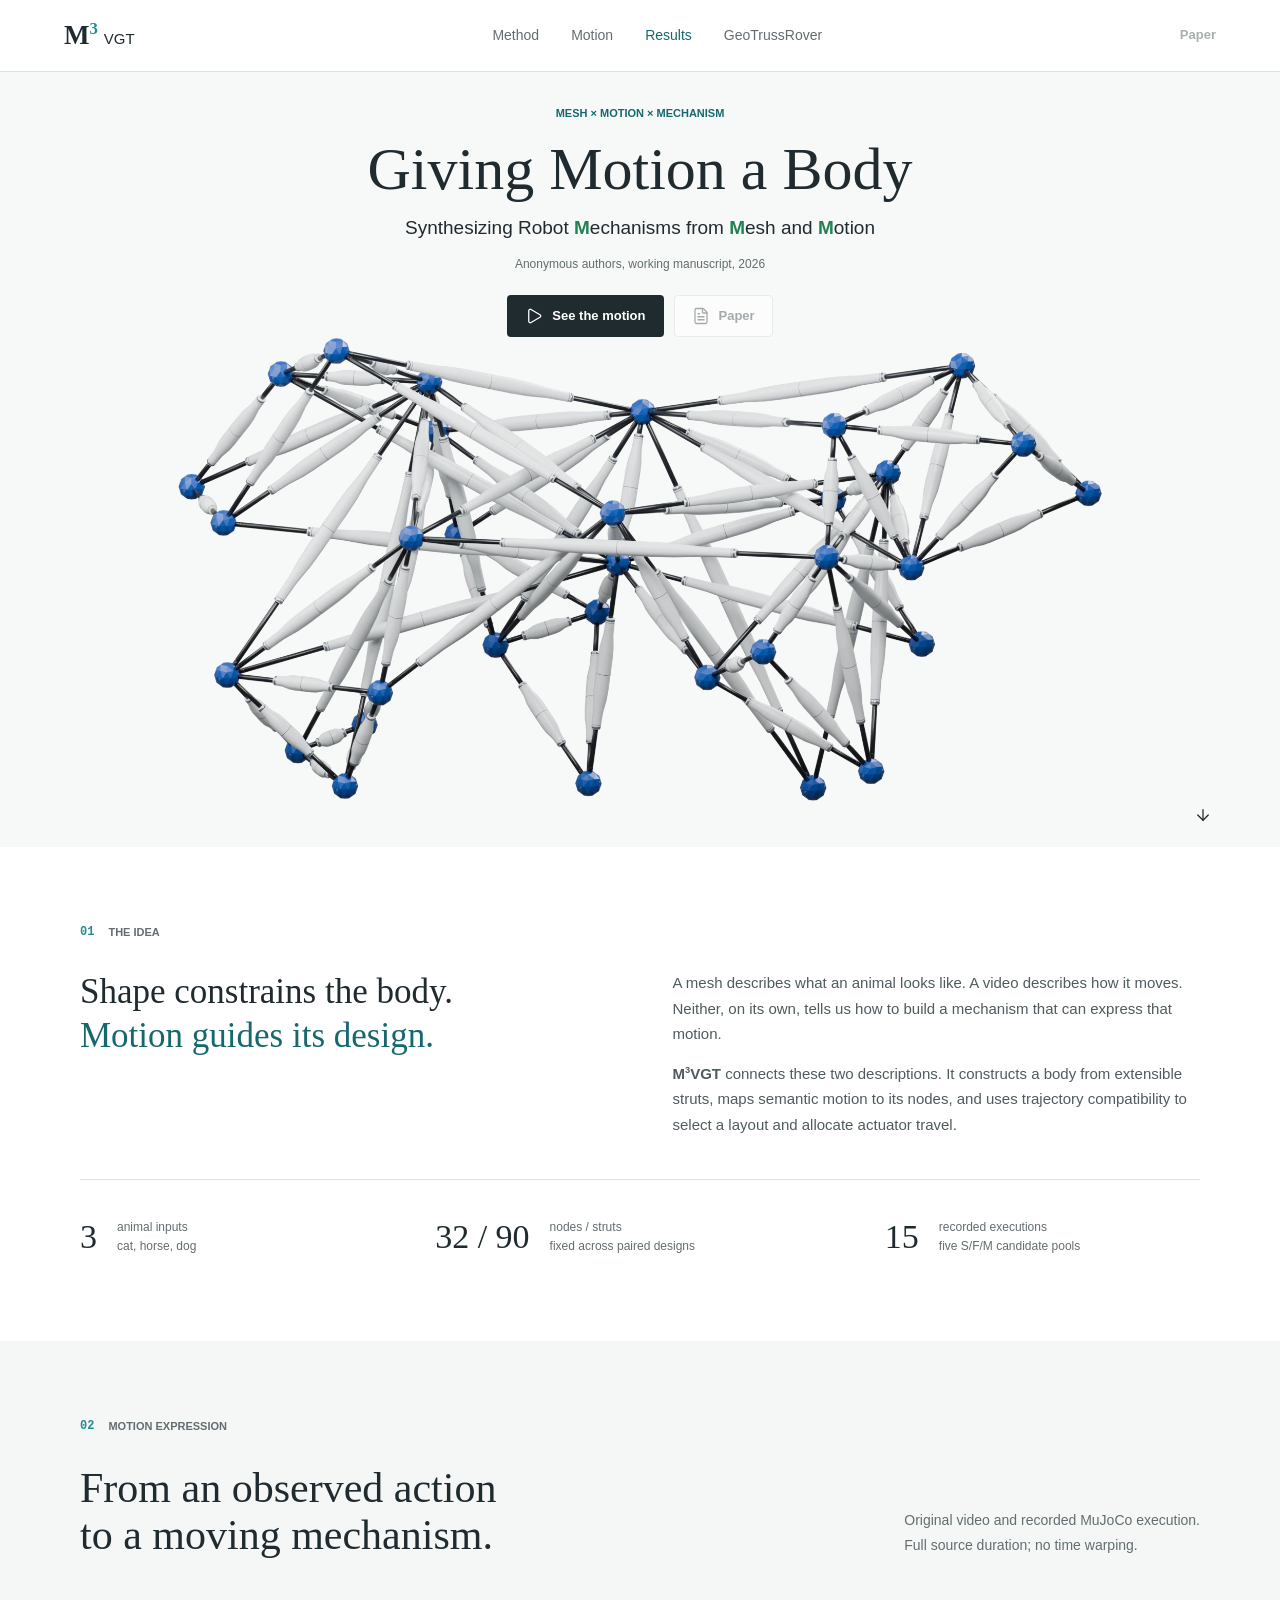
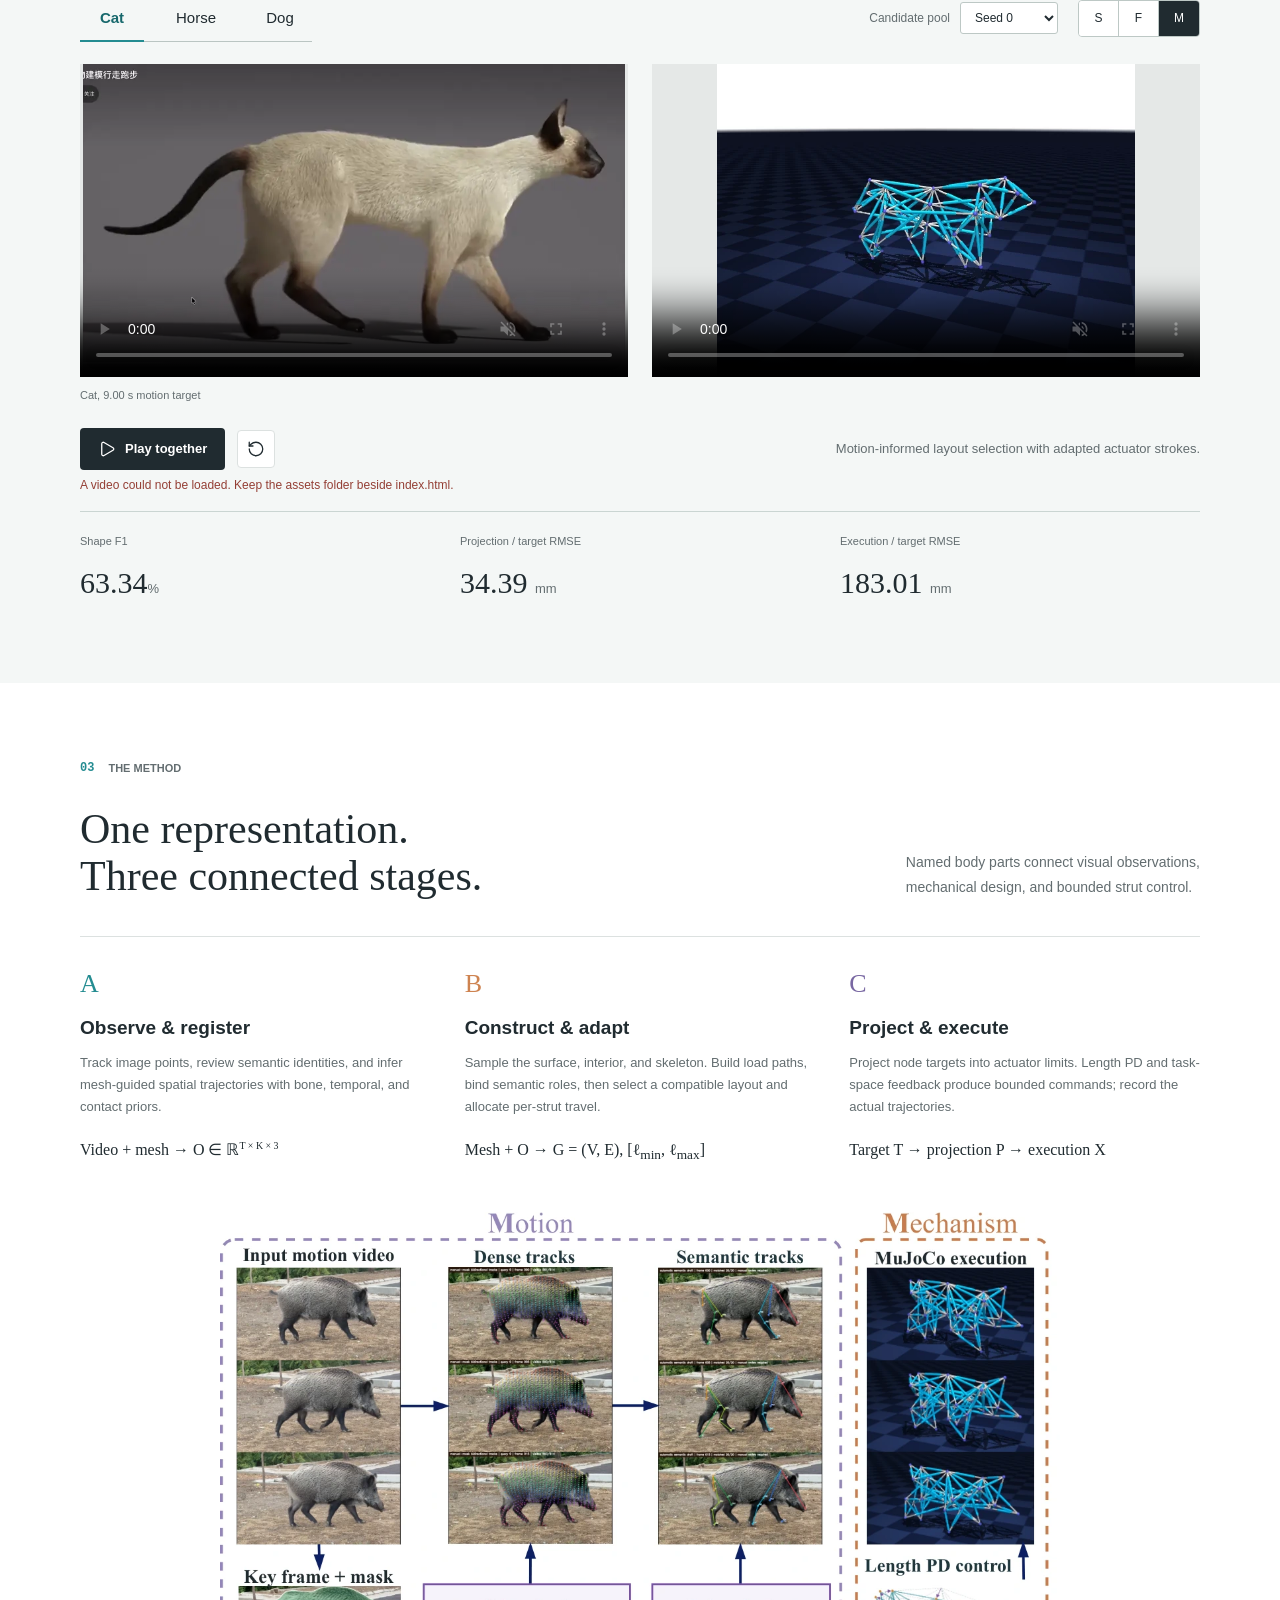
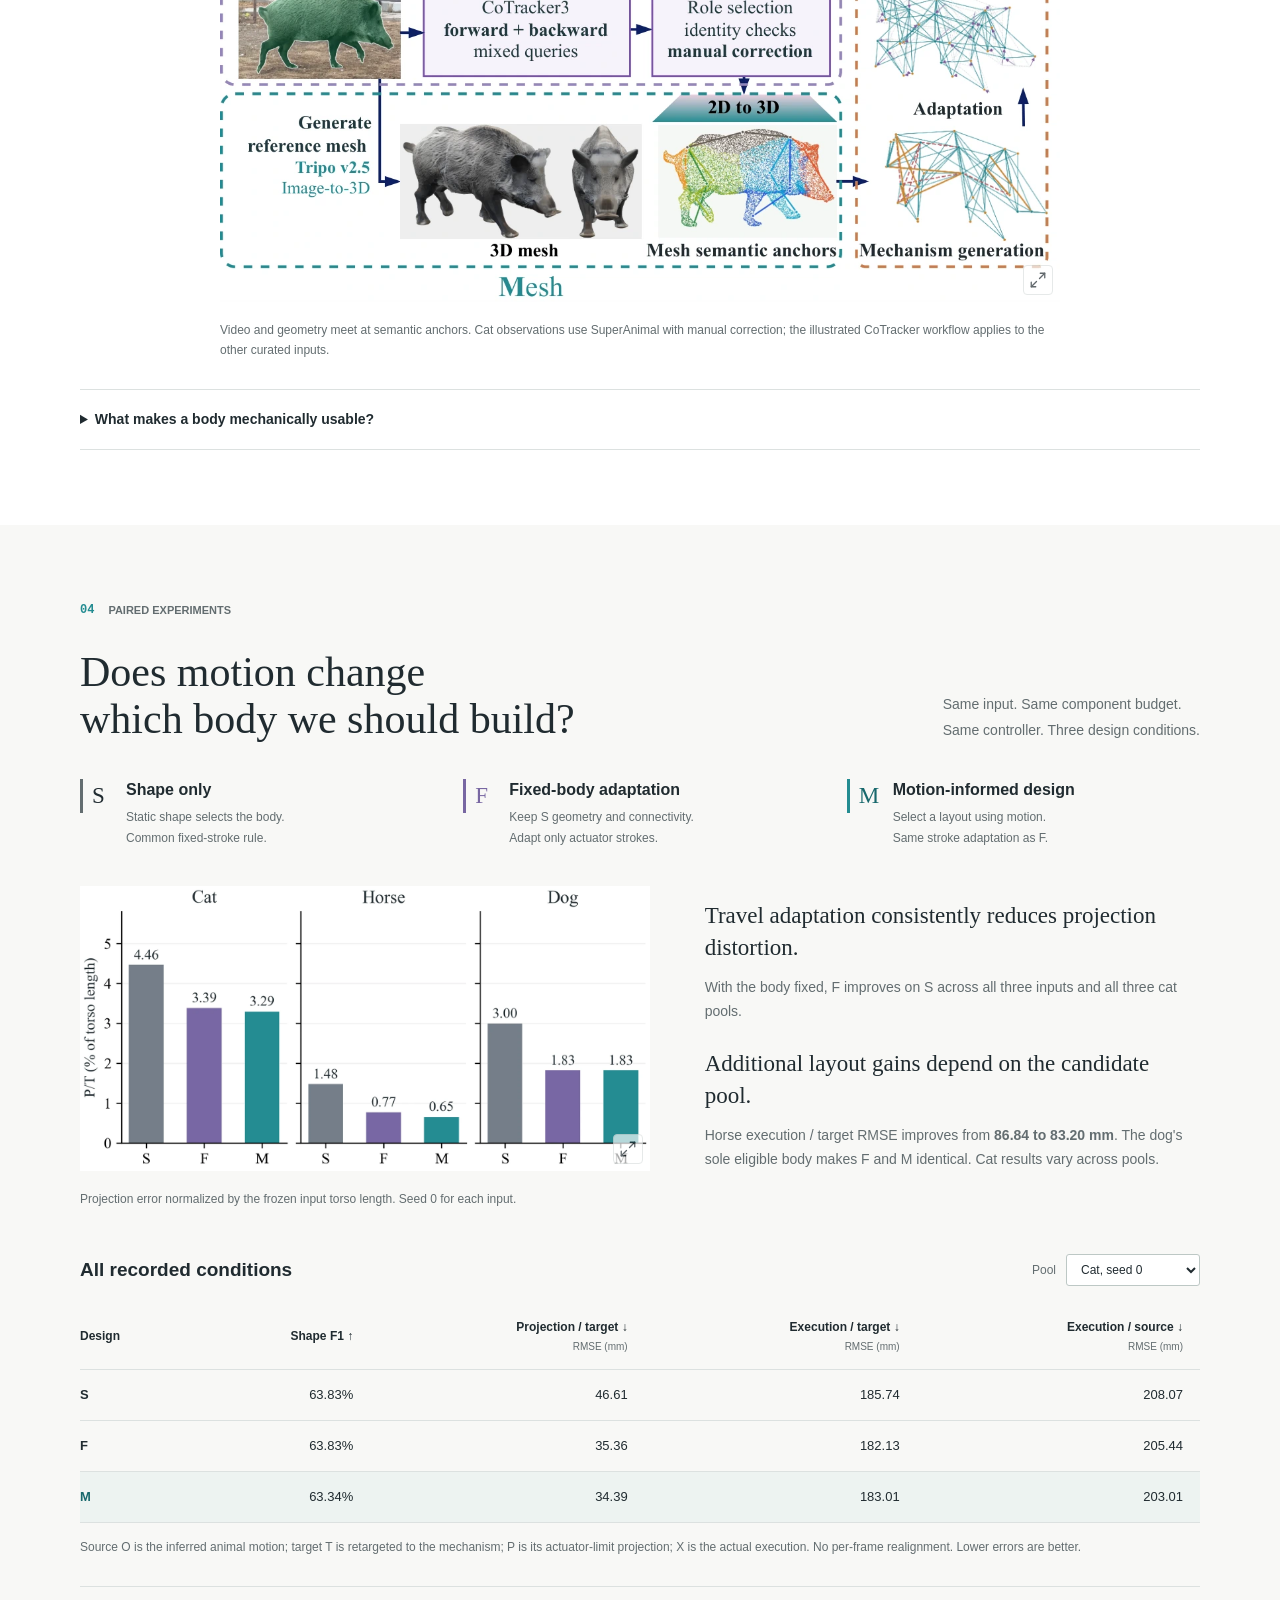
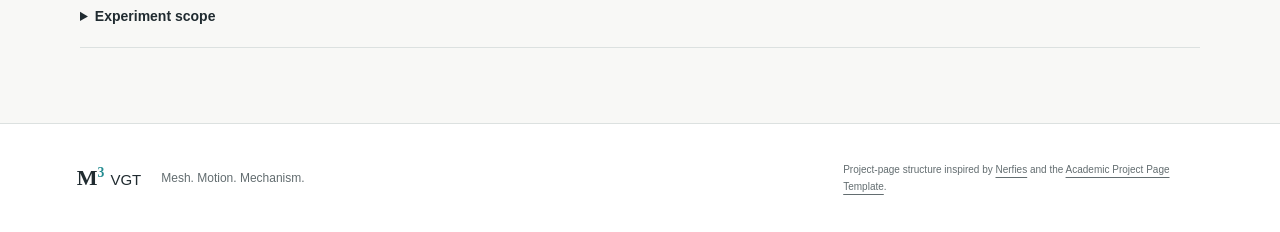
<file: index.html>
<!doctype html>
<html lang="en">
<head>
  <meta charset="utf-8">
  <meta name="viewport" content="width=device-width,initial-scale=1">
  <meta name="description" content="M3VGT: mesh-constrained mechanism design informed by observed motion. Explore the method, simulation videos, and paired S/F/M experiments.">
  <meta name="theme-color" content="#ffffff">
  <link rel="canonical" href="https://m3vgt.github.io/">
  <title>Giving Motion a Body | M³VGT</title>
  <link rel="icon" type="image/x-icon" href="favicon.ico" sizes="16x16 32x32 48x48 64x64 128x128 256x256">
  <link rel="icon" type="image/png" href="favicon.png" sizes="96x96">
  <link rel="apple-touch-icon" href="apple-touch-icon.png" sizes="180x180">
  <link rel="stylesheet" href="style.css">
  <script defer src="assets/vendor/lucide.min.js"></script>
  <script defer src="data.js"></script>
  <script defer src="app.js"></script>
</head>
<body>
  <a class="skip" href="#overview">Skip to content</a>
  <header class="site-header">
    <a class="wordmark" href="#top" aria-label="M3VGT home">M<sup>3</sup><span>VGT</span></a>
    <nav aria-label="Main navigation">
      <a href="#method">Method</a><a href="#motion">Motion</a><a href="#results">Results</a><a href="geotrussrover/">GeoTrussRover</a>
    </nav>
    <span class="paper-link unavailable" aria-disabled="true">Paper</span>
  </header>

  <main id="top">
    <section class="hero" aria-labelledby="paper-title">
      <div class="hero-copy">
        <p class="eyebrow">Mesh × Motion × Mechanism</p>
        <h1 id="paper-title">Giving Motion a Body</h1>
        <p class="subtitle">Synthesizing Robot <span class="m-initial">M</span>echanisms<br class="mobile-only"> from <span class="m-initial">M</span>esh and <span class="m-initial">M</span>otion</p>
        <p class="author-line">Anonymous authors, working manuscript, 2026</p>
        <div class="hero-actions">
          <a class="button primary" href="#motion"><i data-lucide="play" aria-hidden="true"></i> See the motion</a>
          <button class="button quiet unavailable" type="button" disabled><i data-lucide="file-text" aria-hidden="true"></i> Paper</button>
        </div>
      </div>
      <img class="hero-art" src="assets/images/cat-render.webp" alt="Cat-shaped variable-geometry truss with white telescopic struts and blue nodes" fetchpriority="high">
      <a class="hero-down" href="#overview" aria-label="Read the overview" title="Read the overview"><i data-lucide="arrow-down" aria-hidden="true"></i></a>
    </section>

    <section id="overview" class="overview section-pad">
      <div class="section-label"><span>01</span> THE IDEA</div>
      <div class="overview-grid">
        <h2>Shape constrains the body.<br><span class="teal">Motion guides its design.</span></h2>
        <div class="prose"><p>A mesh describes what an animal looks like. A video describes how it moves. Neither, on its own, tells us how to build a mechanism that can express that motion.</p><p><strong>M<sup>3</sup>VGT</strong> connects these two descriptions. It constructs a body from extensible struts, maps semantic motion to its nodes, and uses trajectory compatibility to select a layout and allocate actuator travel.</p></div>
      </div>
      <div class="facts" aria-label="Scope of the paired experiments">
        <div><strong>3</strong><span>animal inputs <br>cat, horse, dog</span></div>
        <div><strong>32 / 90</strong><span>nodes / struts<br>fixed across paired designs</span></div>
        <div><strong>15</strong><span>recorded executions<br>five S/F/M candidate pools</span></div>
      </div>
    </section>

    <section id="motion" class="motion-band section-pad">
      <div class="section-label"><span>02</span> MOTION EXPRESSION</div>
      <div class="section-heading"><h2>From an observed action<br>to a moving mechanism.</h2><p>Original video and recorded MuJoCo execution.<br>Full source duration; no time warping.</p></div>
      <div class="demo-toolbar">
        <div class="tabs" role="tablist" aria-label="Animal input">
          <button role="tab" aria-selected="true" aria-controls="demo-panel" id="cat-tab" data-animal="cat">Cat</button>
          <button role="tab" aria-selected="false" aria-controls="demo-panel" id="horse-tab" data-animal="horse" tabindex="-1">Horse</button>
          <button role="tab" aria-selected="false" aria-controls="demo-panel" id="dog-tab" data-animal="dog" tabindex="-1">Dog</button>
        </div>
        <label class="seed-select" id="seed-control">Candidate pool <select id="seed" aria-label="Cat candidate pool"><option value="0">Seed 0</option><option value="1">Seed 1</option><option value="2">Seed 2</option></select></label>
        <div class="condition-controls" role="group" aria-label="Design condition">
          <button data-condition="S" aria-pressed="false" title="S: shape-only layout, fixed strokes">S</button>
          <button data-condition="F" aria-pressed="false" title="F: same S body, adapted strokes">F</button>
          <button data-condition="M" aria-pressed="true" title="M: motion-informed layout and adapted strokes">M</button>
        </div>
      </div>
      <div id="demo-panel" role="tabpanel" aria-labelledby="cat-tab">
        <div class="video-grid">
          <figure><div class="video-stage"><video id="input-video" aria-label="Observed animal motion" controls muted playsinline preload="metadata" poster="assets/images/cat-input.webp" src="assets/videos/cat-input.mp4"></video></div><figcaption id="input-caption">Cat, 9.00 s motion target</figcaption></figure>
          <figure><div class="video-stage"><video id="robot-video" aria-label="Recorded MuJoCo execution" controls muted playsinline preload="metadata" poster="assets/images/cat_seed0-M-clean.webp" src="assets/videos/cat_seed0-M-clean.mp4"></video></div></figure>
        </div>
        <div class="playback-bar"><button class="button primary" id="play-together"><i data-lucide="play" aria-hidden="true"></i><span>Play together</span></button><button class="icon-button" id="restart" title="Restart both videos" aria-label="Restart both videos"><i data-lucide="rotate-ccw" aria-hidden="true"></i></button><p id="design-description">Motion-informed layout selection with adapted actuator strokes.</p></div>
        <p id="media-status" role="status" class="media-status"></p>
        <div class="demo-metrics" aria-live="polite"><div><span>Shape F1</span><strong id="metric-shape">63.34<span>%</span></strong></div><div><span>Projection / target RMSE</span><strong id="metric-projection">34.39 <span>mm</span></strong></div><div><span>Execution / target RMSE</span><strong id="metric-execution">183.01 <span>mm</span></strong></div></div>
      </div>
    </section>

    <section id="method" class="section-pad method-section">
      <div class="section-label"><span>03</span> THE METHOD</div>
      <div class="section-heading"><h2>One representation.<br>Three connected stages.</h2><p>Named body parts connect visual observations,<br>mechanical design, and bounded strut control.</p></div>
      <div class="method-steps">
        <article><span class="step-number">A</span><h3>Observe & register</h3><p>Track image points, review semantic identities, and infer mesh-guided spatial trajectories with bone, temporal, and contact priors.</p><p class="formula">Video + mesh → O ∈ ℝ<sup>T × K × 3</sup></p></article>
        <article><span class="step-number">B</span><h3>Construct & adapt</h3><p>Sample the surface, interior, and skeleton. Build load paths, bind semantic roles, then select a compatible layout and allocate per-strut travel.</p><p class="formula">Mesh + O → G = (V, E), [ℓ<sub>min</sub>, ℓ<sub>max</sub>]</p></article>
        <article><span class="step-number">C</span><h3>Project & execute</h3><p>Project node targets into actuator limits. Length PD and task-space feedback produce bounded commands; record the actual trajectories.</p><p class="formula">Target T → projection P → execution X</p></article>
      </div>
      <figure class="method-figure"><button class="figure-zoom" data-zoom="assets/images/method.webp" data-caption="Method overview: video and mesh branches meet through semantic motion and mechanism adaptation." aria-label="Enlarge the method figure"><img src="assets/images/method.webp" width="1269" height="1042" loading="lazy" alt="Method diagram: masked bidirectional point tracking and mesh semantic anchors feed mechanism generation, adaptation and MuJoCo execution"><span class="zoom-badge"><i data-lucide="maximize-2" aria-hidden="true"></i></span></button><figcaption>Video and geometry meet at semantic anchors. Cat observations use SuperAnimal with manual correction; the illustrated CoTracker workflow applies to the other curated inputs.</figcaption></figure>
      <details class="technical-note"><summary>What makes a body mechanically usable?</summary><div><p>Connectedness and rigidity rank are only initial checks. The pipeline also audits load-bearing deformation, semantic load paths, actuator travel, mesh corridors, assembly clearance, and simulated execution. A full-rank graph can still be compliant under its own weight.</p><p>The paired results below isolate layout selection and stroke adaptation at a fixed 32-node / 90-strut budget.</p></div></details>
    </section>

    <section id="results" class="results-section section-pad">
      <div class="section-label"><span>04</span> PAIRED EXPERIMENTS</div>
      <div class="section-heading"><h2>Does motion change<br>which body we should build?</h2><p>Same input. Same component budget.<br>Same controller. Three design conditions.</p></div>
      <div class="condition-definitions"><article><span class="condition-key s">S</span><h3>Shape only</h3><p>Static shape selects the body.<br>Common fixed-stroke rule.</p></article><article><span class="condition-key f">F</span><h3>Fixed-body adaptation</h3><p>Keep S geometry and connectivity.<br>Adapt only actuator strokes.</p></article><article><span class="condition-key m">M</span><h3>Motion-informed design</h3><p>Select a layout using motion.<br>Same stroke adaptation as F.</p></article></div>
      <div class="result-layout"><figure><button class="figure-zoom" data-zoom="assets/images/cross_input_projection.webp" data-caption="Cross-input projection error, normalized by frozen torso length." aria-label="Enlarge the projection error figure"><img src="assets/images/cross_input_projection.webp" width="1650" height="1200" loading="lazy" alt="Measured normalized projection error for S, F and M on cat, horse and dog"><span class="zoom-badge"><i data-lucide="maximize-2" aria-hidden="true"></i></span></button><figcaption>Projection error normalized by the frozen input torso length. Seed 0 for each input.</figcaption></figure><div class="findings"><h3>Travel adaptation consistently reduces projection distortion.</h3><p>With the body fixed, F improves on S across all three inputs and all three cat pools.</p><h3>Additional layout gains depend on the candidate pool.</h3><p>Horse execution / target RMSE improves from <strong>86.84 to 83.20 mm</strong>. The dog's sole eligible body makes F and M identical. Cat results vary across pools.</p></div></div>
      <div class="table-heading"><h3>All recorded conditions</h3><label>Pool <select id="results-pool" aria-label="Results candidate pool"><option value="cat_seed0">Cat, seed 0</option><option value="cat_seed1">Cat, seed 1</option><option value="cat_seed2">Cat, seed 2</option><option value="horse_seed0">Horse, seed 0</option><option value="dog_seed0">Dog, seed 0</option></select></label></div>
      <div class="table-scroll" tabindex="0" role="region" aria-label="Paired experiment results"><table><thead><tr><th>Design</th><th>Shape F1 ↑</th><th>Projection / target ↓<small>RMSE (mm)</small></th><th>Execution / target ↓<small>RMSE (mm)</small></th><th>Execution / source ↓<small>RMSE (mm)</small></th></tr></thead><tbody id="result-rows"></tbody></table></div>
      <p class="table-note">Source O is the inferred animal motion; target T is retargeted to the mechanism; P is its actuator-limit projection; X is the actual execution. No per-frame realignment. Lower errors are better.</p>
      <details class="technical-note"><summary>Experiment scope</summary><div><ul><li>Five pools, 40 layout attempts, 15 complete executions. Failed candidates remain in the ledger.</li><li>Three cat seeds produce only two distinct initial graphs, not three independent videos.</li><li>Motion selects within a fixed-topology layout pool. These results do not establish a benefit from topology redesign.</li><li>Command limiting is frequent (approximately 92.8–99.5%); zero force saturation does not mean unconstrained tracking.</li></ul></div></details>
    </section>
  </main>
  <footer><a class="wordmark" href="#top">M<sup>3</sup><span>VGT</span></a><p>Mesh. Motion. Mechanism.</p><p class="credits">Project-page structure inspired by <a href="https://nerfies.github.io/" target="_blank" rel="noopener">Nerfies</a> and the <a href="https://github.com/eliahuhorwitz/Academic-project-page-template" target="_blank" rel="noopener">Academic Project Page Template</a>.</p></footer>
  <dialog id="figure-dialog" aria-label="Enlarged research figure"><button id="close-figure" class="icon-button" aria-label="Close enlarged figure" title="Close"><i data-lucide="x" aria-hidden="true"></i></button><img id="enlarged-figure" alt=""><p id="figure-caption"></p></dialog>
  <noscript><p class="noscript">The cat videos and method overview are available without JavaScript. Enable JavaScript to switch animal inputs and design conditions.</p></noscript>
</body>
</html>
</file>
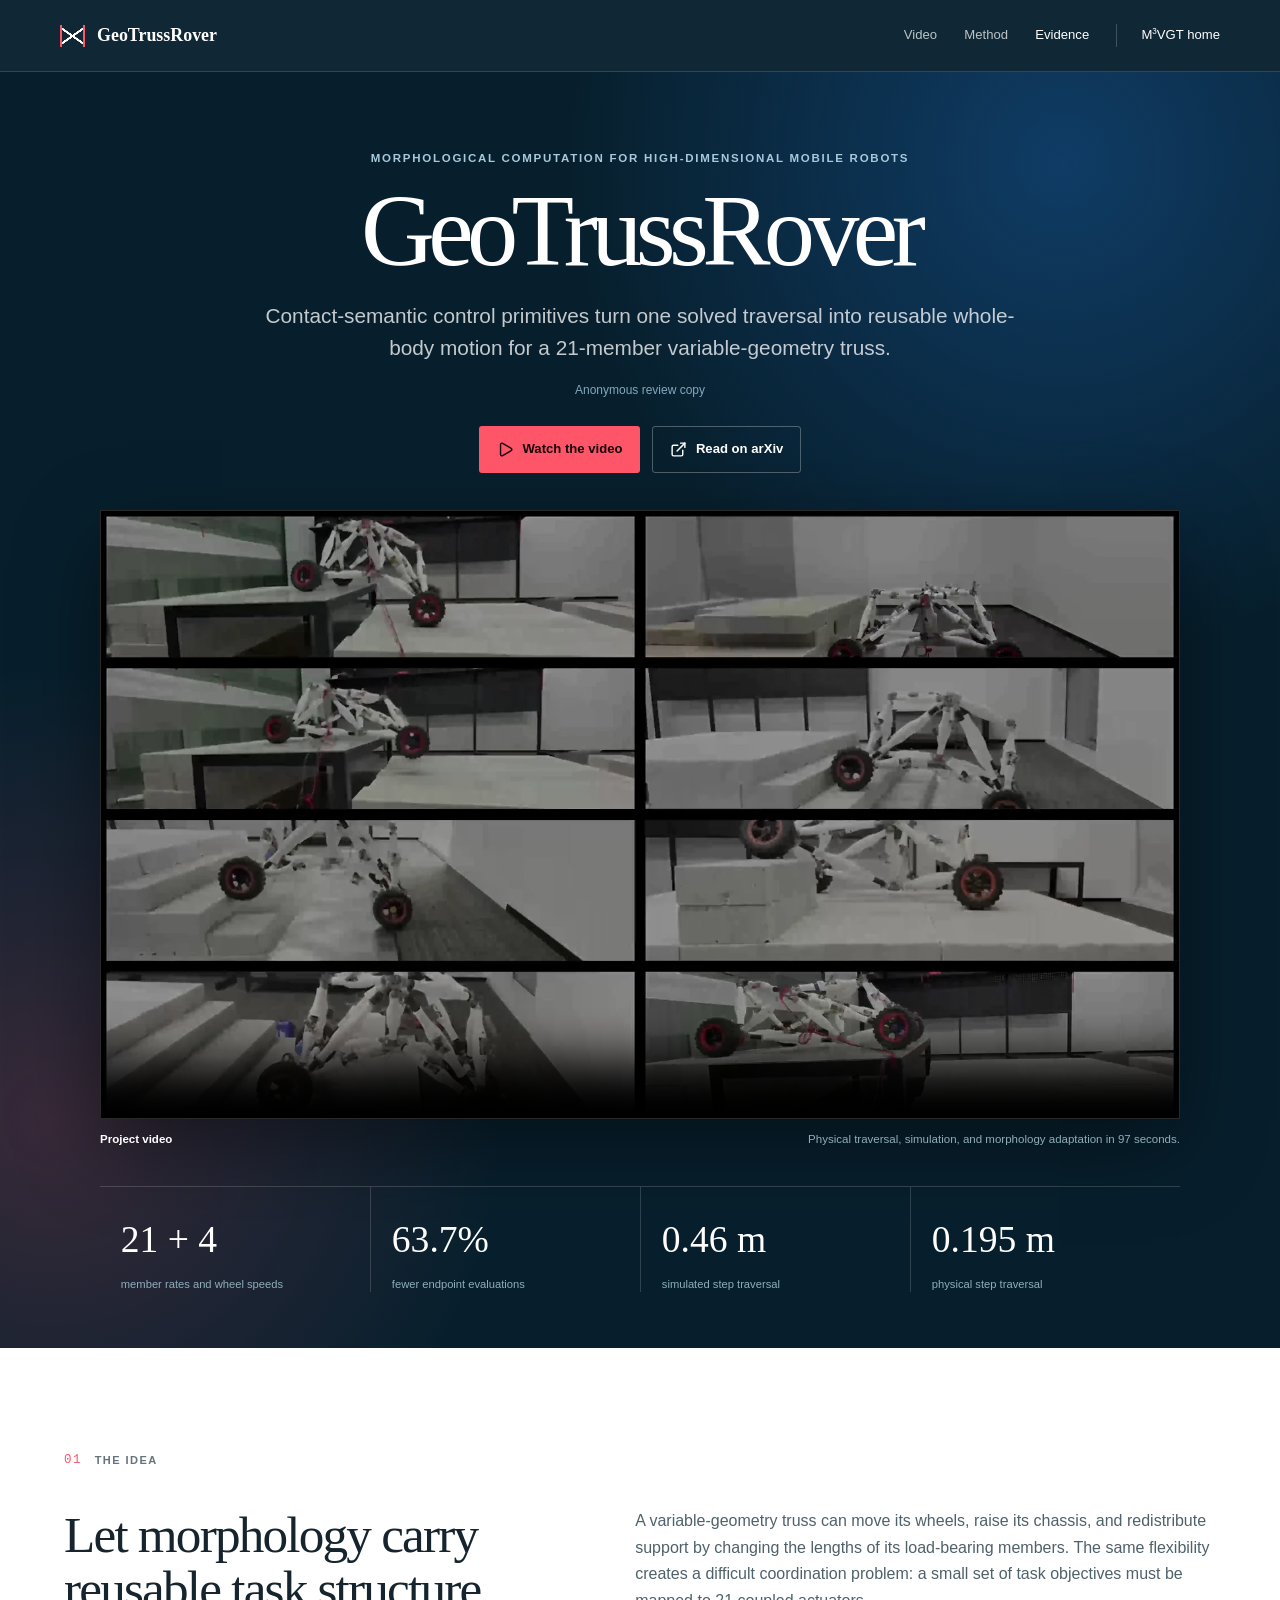
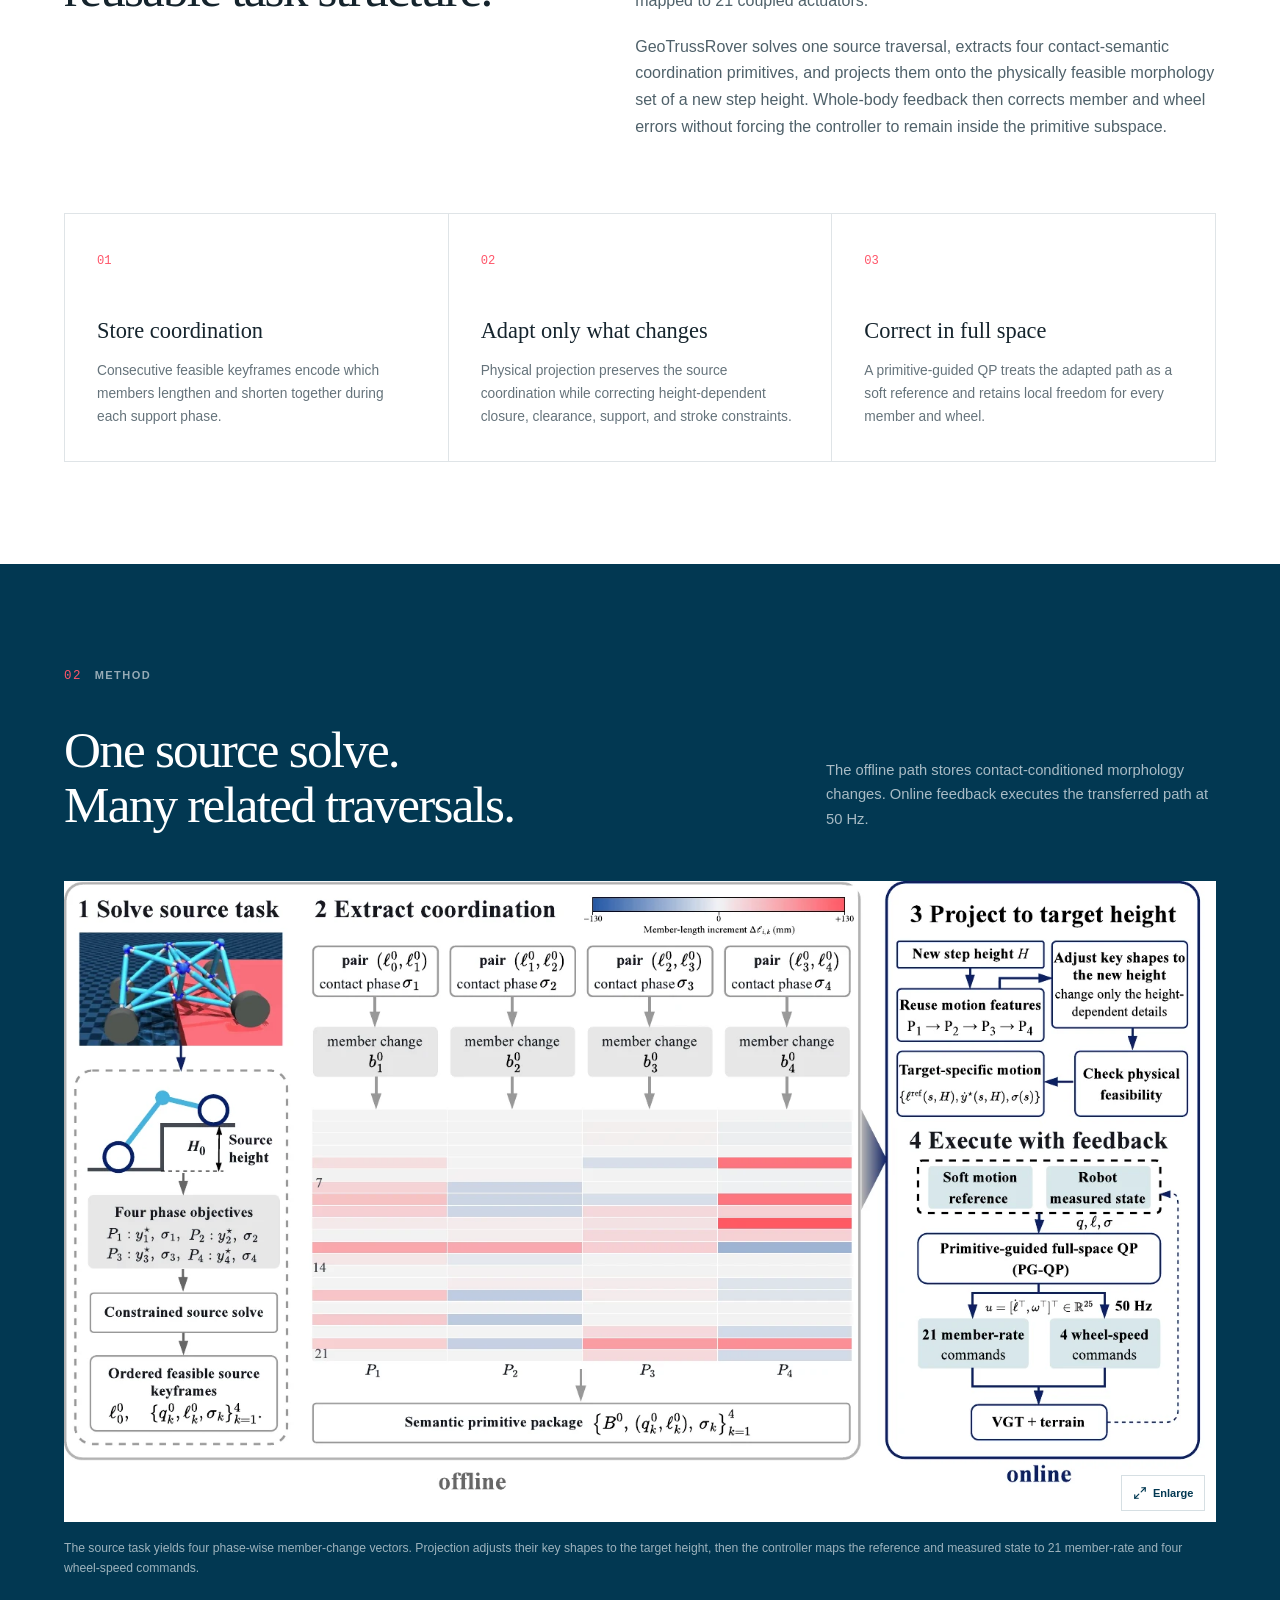
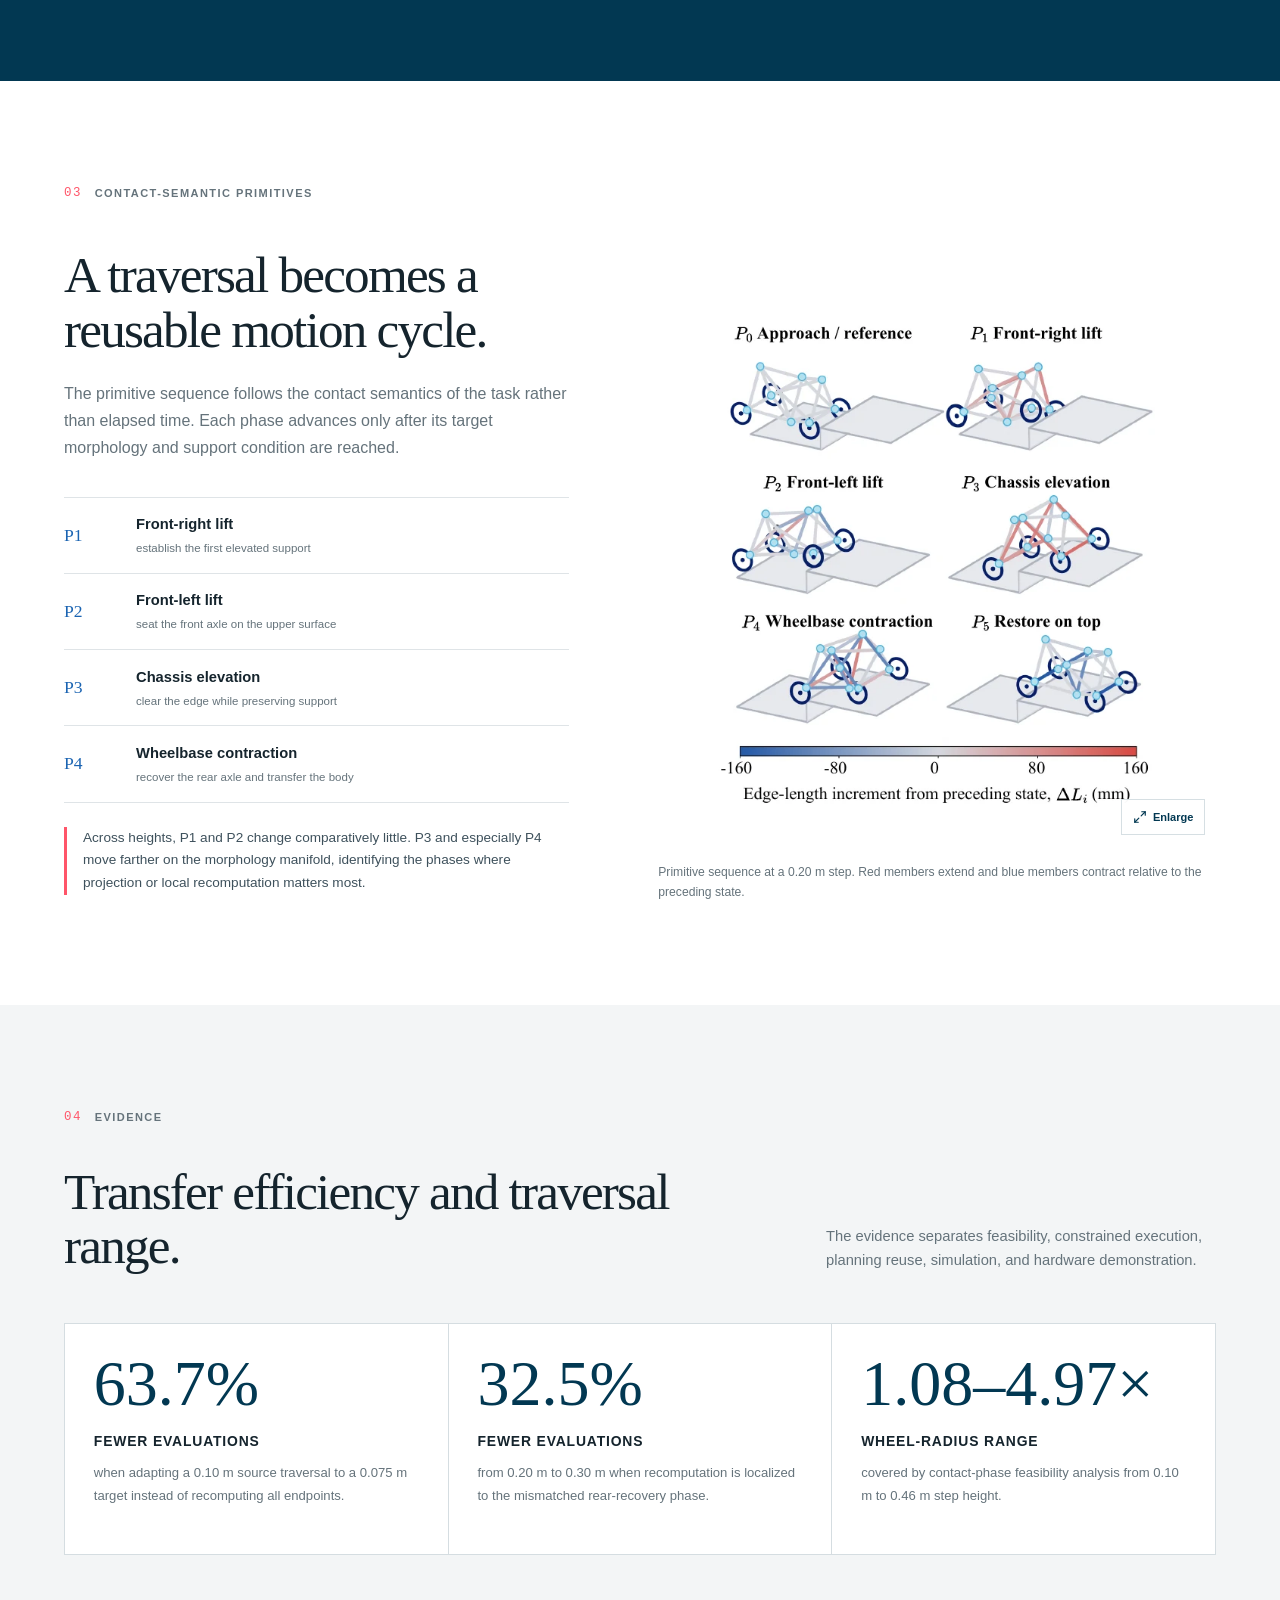
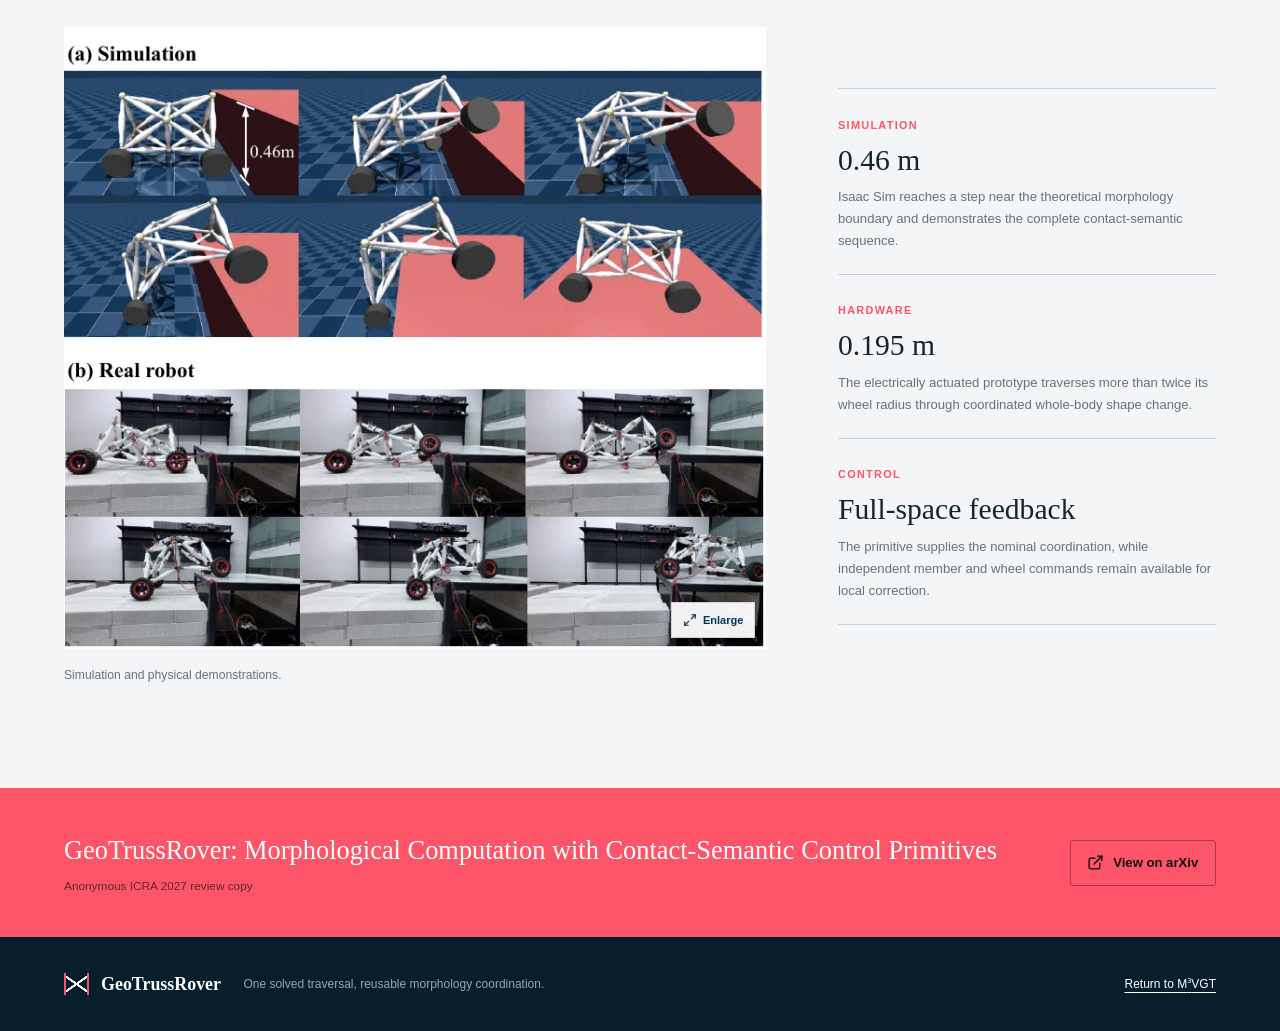
<file: geotrussrover/index.html>
<!doctype html>
<html lang="en">
<head>
  <meta charset="utf-8">
  <meta name="viewport" content="width=device-width,initial-scale=1">
  <meta name="description" content="GeoTrussRover uses contact-semantic morphology primitives and constrained whole-body feedback to reuse a solved variable-geometry-truss traversal across step heights.">
  <meta name="theme-color" content="#071f2d">
  <link rel="canonical" href="https://m3vgt.github.io/geotrussrover/">
  <link rel="icon" type="image/svg+xml" href="data:image/svg+xml,%3Csvg xmlns='http://www.w3.org/2000/svg' viewBox='0 0 64 64'%3E%3Crect width='64' height='64' rx='12' fill='%23023852'/%3E%3Cg stroke='%23fff' stroke-width='4' fill='none'%3E%3Cpath d='M13 43 31 13l20 30H13Z'/%3E%3Cpath d='m13 43 38-20M31 13l-2 40'/%3E%3C/g%3E%3Cg fill='%23ff5569'%3E%3Ccircle cx='13' cy='43' r='5'/%3E%3Ccircle cx='31' cy='13' r='5'/%3E%3Ccircle cx='51' cy='43' r='5'/%3E%3C/g%3E%3C/svg%3E">
  <title>GeoTrussRover | Contact-Semantic Control Primitives</title>
  <link rel="stylesheet" href="style.css">
  <script defer src="../assets/vendor/lucide.min.js"></script>
  <script defer src="app.js"></script>
</head>
<body>
  <a class="skip-link" href="#video">Skip to the project video</a>

  <header class="site-header">
    <a class="brand" href="#top" aria-label="GeoTrussRover home">
      <span class="brand-mark" aria-hidden="true"></span>
      <span>GeoTrussRover</span>
    </a>
    <nav aria-label="Project navigation">
      <a href="#video">Video</a>
      <a href="#method">Method</a>
      <a href="#evidence">Evidence</a>
      <a class="parent-link" href="../">M<sup>3</sup>VGT home</a>
    </nav>
  </header>

  <main id="top">
    <section class="hero" aria-labelledby="project-title">
      <div class="hero-copy">
        <p class="kicker">Morphological computation for high-dimensional mobile robots</p>
        <h1 id="project-title">GeoTrussRover</h1>
        <p class="hero-subtitle">Contact-semantic control primitives turn one solved traversal into reusable whole-body motion for a 21-member variable-geometry truss.</p>
        <p class="review-note">Anonymous review copy</p>
        <div class="hero-actions">
          <a class="button primary" href="#video"><i data-lucide="play" aria-hidden="true"></i> Watch the video</a>
          <a class="button secondary" href="https://arxiv.org/abs/2609.11361" target="_blank" rel="noopener"><i data-lucide="external-link" aria-hidden="true"></i> Read on arXiv</a>
        </div>
      </div>

      <div id="video" class="hero-video">
        <div class="video-frame">
          <video controls autoplay muted playsinline preload="metadata" poster="assets/images/video-poster.webp" aria-label="GeoTrussRover project video">
            <source src="assets/video/geotrussrover-intro.mp4" type="video/mp4">
            Your browser does not support HTML video. <a href="assets/video/geotrussrover-intro.mp4">Download the project video.</a>
          </video>
        </div>
        <p class="video-caption"><span>Project video</span> Physical traversal, simulation, and morphology adaptation in 97 seconds.</p>
      </div>

      <div class="hero-metrics" aria-label="Project highlights">
        <div><strong>21 + 4</strong><span>member rates and wheel speeds</span></div>
        <div><strong>63.7%</strong><span>fewer endpoint evaluations</span></div>
        <div><strong>0.46 m</strong><span>simulated step traversal</span></div>
        <div><strong>0.195 m</strong><span>physical step traversal</span></div>
      </div>
    </section>

    <section class="summary section-pad" aria-labelledby="summary-title">
      <div class="section-index"><span>01</span> THE IDEA</div>
      <div class="summary-grid">
        <h2 id="summary-title">Let morphology carry reusable task structure.</h2>
        <div class="summary-copy">
          <p>A variable-geometry truss can move its wheels, raise its chassis, and redistribute support by changing the lengths of its load-bearing members. The same flexibility creates a difficult coordination problem: a small set of task objectives must be mapped to 21 coupled actuators.</p>
          <p>GeoTrussRover solves one source traversal, extracts four contact-semantic coordination primitives, and projects them onto the physically feasible morphology set of a new step height. Whole-body feedback then corrects member and wheel errors without forcing the controller to remain inside the primitive subspace.</p>
        </div>
      </div>
      <div class="idea-cards">
        <article><span>01</span><h3>Store coordination</h3><p>Consecutive feasible keyframes encode which members lengthen and shorten together during each support phase.</p></article>
        <article><span>02</span><h3>Adapt only what changes</h3><p>Physical projection preserves the source coordination while correcting height-dependent closure, clearance, support, and stroke constraints.</p></article>
        <article><span>03</span><h3>Correct in full space</h3><p>A primitive-guided QP treats the adapted path as a soft reference and retains local freedom for every member and wheel.</p></article>
      </div>
    </section>

    <section id="method" class="method section-pad" aria-labelledby="method-title">
      <div class="section-index light"><span>02</span> METHOD</div>
      <div class="section-heading light">
        <h2 id="method-title">One source solve.<br>Many related traversals.</h2>
        <p>The offline path stores contact-conditioned morphology changes. Online feedback executes the transferred path at 50 Hz.</p>
      </div>
      <figure class="wide-figure">
        <button class="zoom-trigger" data-image="assets/images/method.webp" data-caption="GeoTrussRover method: solve a source task, extract phase coordination, project it to a target height, and execute with primitive-guided whole-body feedback." aria-label="Enlarge the method figure">
          <img src="assets/images/method.webp" width="1568" height="872" loading="lazy" alt="GeoTrussRover pipeline from source traversal through primitive extraction and physical projection to whole-body feedback">
          <span class="zoom-label"><i data-lucide="maximize-2" aria-hidden="true"></i> Enlarge</span>
        </button>
        <figcaption>The source task yields four phase-wise member-change vectors. Projection adjusts their key shapes to the target height, then the controller maps the reference and measured state to 21 member-rate and four wheel-speed commands.</figcaption>
      </figure>
    </section>

    <section class="primitives section-pad" aria-labelledby="primitive-title">
      <div class="section-index"><span>03</span> CONTACT-SEMANTIC PRIMITIVES</div>
      <div class="primitive-layout">
        <div class="primitive-copy">
          <h2 id="primitive-title">A traversal becomes a reusable motion cycle.</h2>
          <p>The primitive sequence follows the contact semantics of the task rather than elapsed time. Each phase advances only after its target morphology and support condition are reached.</p>
          <ol class="phase-list">
            <li><span>P1</span><div><strong>Front-right lift</strong><small>establish the first elevated support</small></div></li>
            <li><span>P2</span><div><strong>Front-left lift</strong><small>seat the front axle on the upper surface</small></div></li>
            <li><span>P3</span><div><strong>Chassis elevation</strong><small>clear the edge while preserving support</small></div></li>
            <li><span>P4</span><div><strong>Wheelbase contraction</strong><small>recover the rear axle and transfer the body</small></div></li>
          </ol>
          <p class="phase-note">Across heights, P1 and P2 change comparatively little. P3 and especially P4 move farther on the morphology manifold, identifying the phases where projection or local recomputation matters most.</p>
        </div>
        <figure class="portrait-figure">
          <button class="zoom-trigger" data-image="assets/images/primitives.webp" data-caption="Contact-semantic primitive sequence at a 0.20 m step. Red members extend and blue members contract relative to the preceding state." aria-label="Enlarge the primitive sequence">
            <img src="assets/images/primitives.webp" width="737" height="800" loading="lazy" alt="Six stages of GeoTrussRover crossing a step with members colored by length change">
            <span class="zoom-label"><i data-lucide="maximize-2" aria-hidden="true"></i> Enlarge</span>
          </button>
          <figcaption>Primitive sequence at a 0.20 m step. Red members extend and blue members contract relative to the preceding state.</figcaption>
        </figure>
      </div>
    </section>

    <section id="evidence" class="evidence section-pad" aria-labelledby="evidence-title">
      <div class="section-index"><span>04</span> EVIDENCE</div>
      <div class="section-heading">
        <h2 id="evidence-title">Transfer efficiency and traversal range.</h2>
        <p>The evidence separates feasibility, constrained execution, planning reuse, simulation, and hardware demonstration.</p>
      </div>

      <div class="result-strip">
        <article><strong>63.7%</strong><h3>fewer evaluations</h3><p>when adapting a 0.10 m source traversal to a 0.075 m target instead of recomputing all endpoints.</p></article>
        <article><strong>32.5%</strong><h3>fewer evaluations</h3><p>from 0.20 m to 0.30 m when recomputation is localized to the mismatched rear-recovery phase.</p></article>
        <article><strong>1.08–4.97×</strong><h3>wheel-radius range</h3><p>covered by contact-phase feasibility analysis from 0.10 m to 0.46 m step height.</p></article>
      </div>

      <div class="evidence-layout">
        <figure class="evidence-figure">
          <button class="zoom-trigger" data-image="assets/images/evidence.webp" data-caption="GeoTrussRover simulation and physical demonstrations. Isaac Sim reaches 0.46 m; the electric prototype traverses 0.195 m." aria-label="Enlarge simulation and hardware evidence">
            <img src="assets/images/evidence.webp" width="753" height="668" loading="lazy" alt="Simulation sequence on a 0.46 m step and real robot sequence on a 0.195 m step">
            <span class="zoom-label"><i data-lucide="maximize-2" aria-hidden="true"></i> Enlarge</span>
          </button>
          <figcaption>Simulation and physical demonstrations.</figcaption>
        </figure>
        <div class="evidence-copy">
          <div><span>Simulation</span><h3>0.46 m</h3><p>Isaac Sim reaches a step near the theoretical morphology boundary and demonstrates the complete contact-semantic sequence.</p></div>
          <div><span>Hardware</span><h3>0.195 m</h3><p>The electrically actuated prototype traverses more than twice its wheel radius through coordinated whole-body shape change.</p></div>
          <div><span>Control</span><h3>Full-space feedback</h3><p>The primitive supplies the nominal coordination, while independent member and wheel commands remain available for local correction.</p></div>
        </div>
      </div>
    </section>

    <section class="paper-band" aria-label="Paper download">
      <div>
        <p>GeoTrussRover: Morphological Computation with Contact-Semantic Control Primitives</p>
        <span>Anonymous ICRA 2027 review copy</span>
      </div>
      <a class="button paper-button" href="https://arxiv.org/abs/2609.11361" target="_blank" rel="noopener"><i data-lucide="external-link" aria-hidden="true"></i> View on arXiv</a>
    </section>
  </main>

  <footer>
    <a class="brand footer-brand" href="#top"><span class="brand-mark" aria-hidden="true"></span><span>GeoTrussRover</span></a>
    <p>One solved traversal, reusable morphology coordination.</p>
    <a href="../">Return to M<sup>3</sup>VGT</a>
  </footer>

  <dialog id="figure-dialog" aria-label="Enlarged research figure">
    <button id="close-dialog" class="dialog-close" aria-label="Close enlarged figure"><i data-lucide="x" aria-hidden="true"></i></button>
    <img id="dialog-image" alt="">
    <p id="dialog-caption"></p>
  </dialog>
</body>
</html>
</file>
<file: style.css>
:root{--ink:#202b30;--muted:#636d70;--teal:#248c91;--deep-teal:#17686c;--orange:#ce8350;--purple:#7867a2;--line:#dce1e0;--wash:#f4f7f6;--paper:#fff;--max:1120px}
*{box-sizing:border-box;letter-spacing:0}html{scroll-behavior:smooth;scroll-padding-top:88px}body{margin:0;background:var(--paper);color:var(--ink);font:16px/1.7 -apple-system,BlinkMacSystemFont,"Segoe UI",Arial,sans-serif}a{color:inherit;text-underline-offset:4px}button,select{font:inherit}button,a,select{-webkit-tap-highlight-color:transparent}button{cursor:pointer}button:disabled{cursor:wait;opacity:.65}button:focus-visible,a:focus-visible,select:focus-visible,summary:focus-visible,[tabindex]:focus-visible{outline:3px solid var(--teal);outline-offset:5px}svg.lucide{width:18px;height:18px;stroke-width:1.7;flex-shrink:0}sup{font-size:.62em;line-height:0}h1,h2,h3,p,figure{margin:0}h1,h2{font-family:Georgia,"Times New Roman",serif;font-weight:400;line-height:1.12}h2{font-size:42px}h3{font-size:19px;line-height:1.4;font-weight:600}img{display:block;max-width:100%}button{color:inherit}.skip{position:fixed;left:20px;top:-100px;z-index:100;background:white;padding:10px}.skip:focus{top:12px}.site-header{height:72px;padding:0 5%;display:flex;align-items:center;justify-content:space-between;border-bottom:1px solid var(--line);position:sticky;top:0;z-index:20;background:rgba(255,255,255,.97)}.wordmark{font-family:Georgia,serif;font-size:27px;text-decoration:none;white-space:nowrap;font-weight:600}.wordmark span{font-family:Arial,sans-serif;font-size:15px;font-weight:500;margin-left:6px}.wordmark sup{color:var(--teal)}nav{display:flex;gap:32px}nav a{text-decoration:none;font-size:14px;color:var(--muted)}nav a:hover,nav a.active{color:var(--deep-teal)}.paper-link{display:flex;gap:7px;align-items:center;text-decoration:none;font-size:13px;font-weight:600}.paper-link:hover{text-decoration:underline}.hero{position:relative;height:min(780px,calc(100svh - 125px));min-height:570px;overflow:hidden;background:#f7f9f8}.hero-copy{position:relative;z-index:2;text-align:center;padding:32px 20px 0}.eyebrow{font-size:11px;text-transform:uppercase;font-weight:600;color:var(--deep-teal);margin-bottom:13px}h1{font-size:60px}.subtitle{font-size:19px;margin-top:11px;line-height:1.5}.author-line{font-size:12px;color:var(--muted);margin-top:12px}.author-line span{padding:0 9px}.hero-actions{display:flex;justify-content:center;gap:10px;margin-top:20px}.button{border:1px solid transparent;border-radius:4px;display:inline-flex;align-items:center;justify-content:center;gap:9px;padding:10px 17px;font-size:13px;line-height:1.5;text-decoration:none;min-height:42px;font-weight:550;white-space:nowrap}.button.primary{background:var(--ink);color:white}.button.primary:hover{background:var(--deep-teal)}.button.quiet{border-color:var(--line);background:#fff}.button.quiet:hover{border-color:var(--teal)}.hero-art{position:absolute;top:266px;left:50%;transform:translateX(-50%);width:min(1100px,92%);height:calc(100% - 312px);object-fit:contain}.hero-caption{position:absolute;bottom:18px;left:5%;font-size:10px;color:var(--muted);padding-right:60px}.hero-down{position:absolute;bottom:16px;right:5%;padding:4px;line-height:1}.mobile-only{display:none}.section-pad{padding:75px max(6%,calc((100% - var(--max))/2))}.section-label{display:flex;gap:14px;align-items:center;font-size:11px;color:var(--muted);font-weight:650;margin-bottom:28px}.section-label span{color:var(--teal);font-family:ui-monospace,monospace;font-size:12px}.overview-grid{display:grid;grid-template-columns:1fr 1fr;gap:65px}.overview h2{font-size:35px;line-height:1.25}.teal{color:var(--deep-teal)}.prose p+p{margin-top:14px}.prose{font-size:15px;color:#4f5b5e}.facts{display:grid;grid-template-columns:1fr 1.3fr 1fr;gap:40px;margin-top:42px;padding-top:28px;border-top:1px solid var(--line)}.facts>div{display:flex;align-items:center;gap:20px}.facts strong{font-family:Georgia,serif;font-size:34px;font-weight:400;white-space:nowrap}.facts span{font-size:12px;line-height:1.6;color:var(--muted)}.motion-band{background:var(--wash)}.section-heading{display:flex;justify-content:space-between;gap:40px;align-items:flex-end;margin-bottom:36px}.section-heading>p{max-width:350px;font-size:14px;line-height:1.8;color:var(--muted)}.demo-toolbar{display:flex;align-items:center;gap:20px;margin-bottom:22px;min-height:44px}.tabs{display:flex;align-items:center;border-bottom:1px solid #bac5c2;gap:20px;margin-right:auto}.tabs button{background:none;border:0;padding:10px 12px;border-bottom:2px solid transparent;margin-bottom:-1px;min-width:64px;font-size:15px}.tabs button[aria-selected=true]{color:var(--deep-teal);border-bottom-color:var(--teal);font-weight:650}.seed-select{font-size:12px;color:var(--muted);display:flex;gap:10px;align-items:center}.seed-select[hidden]{display:none}select{font-size:12px;border:1px solid #bdc8c5;border-radius:3px;background:white;padding:7px 27px 7px 10px;color:var(--ink);max-width:100%}.condition-controls{display:flex;border:1px solid #bdc8c5;border-radius:4px;overflow:hidden}.condition-controls button{border:0;border-right:1px solid #bdc8c5;background:white;width:40px;height:35px;font-size:12px}.condition-controls button:last-child{border:0}.condition-controls button[aria-pressed=true]{background:var(--ink);color:white}.video-grid{display:grid;grid-template-columns:1fr 1fr;gap:24px}.video-grid figure{min-width:0}.media-label{display:flex;align-items:center;justify-content:space-between;gap:8px;font-size:12px;margin-bottom:12px}.media-label span{font-size:10px;color:var(--muted)}.media-label strong{font-weight:550}.video-stage{aspect-ratio:1.75;background:#e5e8e7;display:flex;align-items:center;justify-content:center;overflow:hidden}.video-stage video{display:block;width:100%;height:100%;object-fit:contain;background:#e5e8e7}.video-grid figcaption{font-size:11px;margin-top:9px;color:var(--muted)}.playback-bar{display:flex;gap:12px;align-items:center;margin-top:23px}.playback-bar p{font-size:13px;margin-left:auto;color:var(--muted);text-align:right}.icon-button{height:38px;width:38px;display:inline-flex;align-items:center;justify-content:center;border:1px solid var(--line);border-radius:4px;background:white;flex-shrink:0}.icon-button:hover{border-color:var(--teal)}.media-status{font-size:12px;color:#943f35;min-height:22px;margin-top:5px}.demo-metrics{display:grid;grid-template-columns:repeat(3,1fr);border-top:1px solid #cad5d2;margin-top:14px;padding-top:20px;gap:20px}.demo-metrics>div{display:flex;flex-direction:column;gap:6px}.demo-metrics>div>span{font-size:11px;color:var(--muted)}.demo-metrics strong{font-weight:400;font-size:30px;font-family:Georgia,serif}.demo-metrics strong span{font-size:13px;font-family:Arial,sans-serif;color:var(--muted)}.scope-note{margin-top:23px;display:flex;gap:10px;color:#596566;font-size:12px;line-height:1.65;max-width:850px}.scope-note svg{margin-top:3px;width:15px;height:15px}.method-steps{display:grid;grid-template-columns:repeat(3,1fr);gap:34px;border-top:1px solid var(--line);padding-top:25px}.step-number{font-family:Georgia,serif;font-size:26px;color:var(--teal);display:block;margin-bottom:9px}.method-steps article:nth-child(2) .step-number{color:var(--orange)}.method-steps article:nth-child(3) .step-number{color:var(--purple)}.method-steps p{font-size:13px;color:var(--muted);margin-top:10px}.method-steps .formula{font-family:Georgia,serif;color:var(--ink);margin-top:18px;font-size:16px}.method-figure{max-width:840px;margin:45px auto 25px}.figure-zoom{display:block;position:relative;border:0;background:none;padding:0;width:100%;cursor:zoom-in}.figure-zoom img{width:100%;height:auto}.zoom-badge{position:absolute;right:7px;bottom:7px;width:30px;height:30px;display:flex;align-items:center;justify-content:center;background:rgba(255,255,255,.95);border:1px solid var(--line);border-radius:4px;opacity:.7}.figure-zoom:hover .zoom-badge{opacity:1}.method-figure figcaption,.result-layout figcaption{font-size:12px;color:var(--muted);margin-top:18px}.technical-note{border-top:1px solid var(--line);border-bottom:1px solid var(--line);margin-top:28px}.technical-note summary{cursor:pointer;font-size:14px;font-weight:600;padding:18px 0}.technical-note>div{padding:0 0 22px;font-size:13px;color:var(--muted);max-width:900px}.technical-note p+p{margin-top:10px}.technical-note ul{padding-left:18px;margin-top:0}.technical-note li{margin-bottom:7px}.results-section{background:#f8f8f6}.condition-definitions{display:grid;grid-template-columns:repeat(3,1fr);gap:30px;margin-bottom:38px}.condition-definitions article{position:relative;padding-left:46px}.condition-definitions h3{font-size:16px}.condition-definitions p{font-size:12px;color:var(--muted);margin-top:6px}.condition-key{position:absolute;left:0;top:0;border-left:3px solid var(--muted);padding:0 9px;font-size:23px;font-family:Georgia,serif;line-height:34px}.condition-key.f{border-color:var(--teal);color:var(--deep-teal)}.condition-key.m{border-color:var(--orange);color:#965024}.result-layout{display:grid;grid-template-columns:1.15fr 1fr;gap:55px;align-items:center}.result-layout figure{min-width:0}.findings h3{font-family:Georgia,serif;font-size:23px;font-weight:400}.findings p{font-size:14px;color:var(--muted);margin-top:12px;margin-bottom:24px}.text-link{display:inline-flex;align-items:center;gap:8px;font-size:12px;color:var(--deep-teal)}.text-link svg{width:14px;height:14px}.table-heading{margin:45px 0 17px;display:flex;align-items:center;justify-content:space-between;gap:18px}.table-heading label{font-size:12px;color:var(--muted);display:flex;gap:10px;align-items:center}.table-scroll{overflow-x:auto}table{border-collapse:collapse;width:100%;min-width:620px;font-size:13px}th,td{text-align:right;border-bottom:1px solid var(--line);padding:14px 17px}th:first-child,td:first-child{text-align:left;padding-left:0}th{font-size:12px;font-weight:550}th small{display:block;font-size:10px;font-weight:400;color:var(--muted)}td{font-variant-numeric:tabular-nums}td:first-child{font-weight:650}tbody tr[data-method=M]{background:#edf3f1}tbody tr[data-method=M] td:first-child{color:var(--deep-teal)}.table-note{font-size:12px;line-height:1.8;color:var(--muted);margin-top:14px}.resource-list{display:grid;grid-template-columns:1fr 1fr;column-gap:48px;margin-bottom:40px}.resource-list>a{display:flex;gap:16px;align-items:center;padding:22px 0;text-decoration:none;border-top:1px solid var(--line)}.resource-list>a:hover{color:var(--deep-teal)}.resource-list>a>span{flex:1}.resource-list strong{display:block;font-size:16px;font-weight:500}.resource-list small{display:block;color:var(--muted);font-size:12px;margin-top:4px}.resource-list>a>svg:last-child{width:16px}.citation-heading{display:flex;align-items:center;gap:15px}.citation-heading .icon-button{margin-left:auto}.citation-heading span{font-size:12px;color:var(--deep-teal)}pre{background:var(--wash);padding:25px;font-size:12px;line-height:1.8;overflow-x:auto;border-left:2px solid var(--teal);margin:18px 0 0}footer{border-top:1px solid var(--line);padding:35px 6%;display:flex;align-items:center;gap:20px;font-size:12px;color:var(--muted)}footer .wordmark{color:var(--ink);font-size:22px}footer .credits{font-size:10px;max-width:360px;margin-left:auto}dialog{width:min(1200px,95%);max-height:94svh;padding:38px 24px 20px;border:1px solid var(--line);border-radius:5px;overflow:auto}dialog::backdrop{background:rgba(20,32,32,.7)}dialog img{max-height:78svh;width:100%;object-fit:contain}dialog>button{position:sticky;top:0;float:right;z-index:2}dialog p{font-size:12px;margin-top:18px;color:var(--muted)}.noscript{padding:20px;border-top:1px solid var(--line)}
@media(min-width:1700px){.hero-art{width:1200px}.hero-copy{padding-top:42px}}
@media(max-width:950px){.site-header{padding:0 5%;height:64px}nav{gap:20px}.paper-link{font-size:12px}.hero{min-height:560px}h1{font-size:50px}.hero-art{top:264px;height:calc(100% - 306px);width:96%}.section-pad{padding:55px 6%}h2{font-size:34px}.overview-grid{gap:30px}.overview h2{font-size:30px}.facts{gap:24px}.facts>div{gap:12px}.facts strong{font-size:29px}.section-heading>p{font-size:12px;max-width:260px}.result-layout{gap:30px}.playback-bar p{max-width:270px}.method-steps{gap:20px}.condition-definitions{gap:18px}.condition-definitions article{padding-left:38px}}
@media(max-width:650px){.site-header{height:60px}.wordmark{font-size:25px}nav{gap:16px}nav a{font-size:12px}nav a:last-child{display:none}.paper-link{display:none}.hero{height:min(680px,calc(100svh - 108px));min-height:535px}.hero-copy{padding-top:30px}h1{font-size:39px;max-width:360px;margin:auto}.eyebrow{font-size:10px;margin-bottom:15px}.subtitle{font-size:15px;margin-top:15px}.mobile-only{display:block}.author-line{font-size:10px;margin-top:13px}.hero-actions{gap:8px;margin-top:20px}.button{padding:9px 12px;font-size:12px}.hero-art{top:280px;height:calc(100% - 331px);width:100%}.hero-caption{font-size:9px;bottom:17px;max-width:330px;line-height:1.5}.hero-down{bottom:20px}.section-pad{padding:43px 6%}.section-label{margin-bottom:20px;font-size:10px}h2{font-size:31px}.overview-grid{grid-template-columns:1fr;gap:23px}.overview h2{font-size:28px}.prose{font-size:14px}.facts{grid-template-columns:1fr;gap:16px;margin-top:27px;padding-top:22px}.facts>div{gap:25px}.facts strong{font-size:29px;min-width:115px}.facts span br{display:none}.facts span{font-size:11px}.section-heading{display:block;margin-bottom:25px}.section-heading>p{max-width:none;margin-top:17px;font-size:13px}.section-heading>p br{display:none}.demo-toolbar{flex-wrap:wrap;gap:15px}.tabs{gap:8px;flex:1}.tabs button{padding:8px 9px;min-width:54px;font-size:14px}.seed-select{order:3;width:100%;font-size:11px}.condition-controls button{width:32px;height:33px}.video-grid{grid-template-columns:1fr;gap:24px}.media-label{font-size:12px}.video-stage{aspect-ratio:1.65}.playback-bar{flex-wrap:wrap;gap:8px;margin-top:21px}.playback-bar p{margin-left:0;text-align:left;width:100%;max-width:none;font-size:12px;order:3}.demo-metrics{gap:10px}.demo-metrics>div>span{font-size:10px;line-height:1.5;min-height:30px}.demo-metrics strong{font-size:25px}.demo-metrics strong span{font-size:10px}.scope-note{font-size:11px;gap:8px}.method-steps{grid-template-columns:1fr;gap:25px}.method-steps article{padding-left:41px;position:relative}.step-number{position:absolute;left:0;top:0}.method-steps h3{font-size:18px}.method-figure{margin-top:32px}.method-figure figcaption{font-size:11px}.condition-definitions{grid-template-columns:1fr;gap:22px;margin-bottom:30px}.condition-definitions p br{display:none}.result-layout{grid-template-columns:1fr;gap:28px}.findings h3{font-size:23px}.table-heading{align-items:flex-start;flex-direction:column;margin-top:27px}.resource-list{grid-template-columns:1fr;gap:0}.resource-list>a{padding:17px 0}.resource-list strong{font-size:15px}pre{padding:16px;font-size:11px}footer{flex-wrap:wrap;gap:12px;padding:25px 6%}footer .credits{margin-left:0;max-width:none;width:100%}dialog{padding:20px 12px}.technical-note summary{font-size:13px}}
@media(prefers-reduced-motion:reduce){html{scroll-behavior:auto}*{transition:none!important}}
.condition-key.f{border-color:var(--purple);color:var(--purple)}
.condition-key.m{border-color:var(--teal);color:var(--deep-teal)}
.subtitle .m-initial{color:#238153;font-weight:650}
.unavailable,.button.unavailable:disabled{cursor:default;color:var(--muted);opacity:.55}
.button.unavailable:hover{border-color:var(--line)}
@media(max-width:650px){nav a:last-child{display:block}nav a[href="#motion"],nav a[href="#results"]{display:none}}
</file>
<file: geotrussrover/style.css>
:root {
  --navy: #023852;
  --navy-deep: #071f2d;
  --blue: #1b64b2;
  --red: #ff5569;
  --paper: #ffffff;
  --soft: #f3f5f6;
  --line: #dfe4e7;
  --ink: #15242d;
  --muted: #65737b;
  --max: 1160px;
}

* { box-sizing: border-box; }
html { scroll-behavior: smooth; scroll-padding-top: 84px; }
body { margin: 0; color: var(--ink); background: var(--paper); font: 16px/1.68 -apple-system, BlinkMacSystemFont, "Segoe UI", Arial, sans-serif; }
a { color: inherit; text-underline-offset: 4px; }
button, video { font: inherit; }
button { color: inherit; }
img { display: block; max-width: 100%; }
h1, h2, h3, p, figure { margin: 0; }
h1, h2 { font-family: Georgia, "Times New Roman", serif; font-weight: 400; }
h2 { font-size: clamp(2.15rem, 4vw, 3.9rem); line-height: 1.06; letter-spacing: -0.035em; }
h3 { line-height: 1.35; }
sup { font-size: 0.62em; line-height: 0; }

.skip-link { position: fixed; left: 1rem; top: -5rem; z-index: 100; padding: 0.75rem 1rem; background: white; color: var(--navy); }
.skip-link:focus { top: 1rem; }

.site-header { position: sticky; top: 0; z-index: 30; height: 72px; display: flex; align-items: center; justify-content: space-between; gap: 2rem; padding: 0 max(4%, calc((100% - var(--max)) / 2)); border-bottom: 1px solid rgba(255,255,255,.14); background: rgba(7,31,45,.96); color: white; backdrop-filter: blur(14px); }
.brand { display: inline-flex; align-items: center; gap: 0.75rem; color: inherit; text-decoration: none; font-family: Georgia, "Times New Roman", serif; font-size: 1.12rem; font-weight: 600; }
.brand-mark { width: 25px; height: 22px; display: inline-block; background: linear-gradient(145deg, transparent 46%, white 47% 53%, transparent 54%), linear-gradient(35deg, transparent 46%, white 47% 53%, transparent 54%); border-left: 2px solid var(--red); border-right: 2px solid var(--red); }
nav { display: flex; align-items: center; gap: 1.7rem; }
nav a { color: rgba(255,255,255,.72); text-decoration: none; font-size: 0.82rem; }
nav a:hover, nav a.active { color: white; }
nav .parent-link { padding-left: 1.5rem; border-left: 1px solid rgba(255,255,255,.2); color: white; }

.hero { min-height: calc(100svh - 72px); padding: clamp(3rem, 6vw, 5.5rem) max(4%, calc((100% - var(--max)) / 2)) 3.5rem; color: white; background: radial-gradient(circle at 83% 7%, rgba(27,100,178,.42), transparent 31%), radial-gradient(circle at 4% 82%, rgba(255,85,105,.2), transparent 28%), var(--navy-deep); overflow: hidden; }
.hero-copy { max-width: 900px; margin: 0 auto 2.35rem; text-align: center; }
.kicker { margin-bottom: 1rem; color: #a8c9dc; font-size: 0.72rem; font-weight: 700; letter-spacing: 0.15em; text-transform: uppercase; }
h1 { font-size: clamp(3.3rem, 8vw, 7rem); line-height: 0.92; letter-spacing: -0.065em; }
.hero-subtitle { max-width: 760px; margin: 1.35rem auto 0; color: rgba(255,255,255,.76); font-size: clamp(1rem, 2vw, 1.3rem); line-height: 1.55; }
.review-note { margin-top: 1rem; color: #83a8bc; font-size: 0.75rem; }
.hero-actions { display: flex; justify-content: center; gap: 0.75rem; margin-top: 1.6rem; }
.button { min-height: 44px; display: inline-flex; align-items: center; justify-content: center; gap: 0.55rem; padding: 0.7rem 1.05rem; border: 1px solid transparent; border-radius: 3px; text-decoration: none; font-size: 0.82rem; font-weight: 650; }
.button svg { width: 17px; height: 17px; }
.button.primary { background: var(--red); color: #16070a; }
.button.primary:hover { background: #ff7383; }
.button.secondary { border-color: rgba(255,255,255,.28); color: white; }
.button.secondary:hover { border-color: white; }
.hero-video { width: min(100%, 1080px); margin: 0 auto; }
.video-frame { overflow: hidden; border: 1px solid rgba(255,255,255,.16); background: #000; box-shadow: 0 28px 80px rgba(0,0,0,.42); }
.video-frame video { display: block; width: 100%; aspect-ratio: 16 / 9; background: black; }
.video-caption { display: flex; justify-content: space-between; gap: 1rem; margin-top: 0.7rem; color: #8faeba; font-size: 0.72rem; }
.video-caption span { color: white; font-weight: 650; }
.hero-metrics { width: min(100%, 1080px); display: grid; grid-template-columns: repeat(4, 1fr); margin: 2.3rem auto 0; border-top: 1px solid rgba(255,255,255,.16); }
.hero-metrics div { padding: 1.35rem 1.3rem 0; border-left: 1px solid rgba(255,255,255,.16); }
.hero-metrics div:first-child { border-left: 0; }
.hero-metrics strong { display: block; font-family: Georgia, "Times New Roman", serif; font-size: clamp(1.6rem, 3vw, 2.35rem); font-weight: 400; }
.hero-metrics span { display: block; margin-top: 0.28rem; color: #8faeba; font-size: 0.7rem; line-height: 1.45; }

.section-pad { padding: clamp(4.3rem, 8vw, 7.5rem) max(5%, calc((100% - var(--max)) / 2)); }
.section-index { display: flex; align-items: center; gap: 0.8rem; margin-bottom: 2.4rem; color: var(--muted); font-size: 0.69rem; font-weight: 750; letter-spacing: 0.13em; }
.section-index span { color: var(--red); font: 0.78rem ui-monospace, SFMono-Regular, Menlo, monospace; }
.section-index.light { color: #95aab5; }
.section-heading { display: flex; justify-content: space-between; align-items: flex-end; gap: 3rem; margin-bottom: 3.1rem; }
.section-heading > p { max-width: 390px; color: var(--muted); font-size: 0.92rem; }
.section-heading.light > p { color: #a8bbc5; }

.summary-grid { display: grid; grid-template-columns: 0.9fr 1.1fr; gap: 6rem; }
.summary-copy { color: #4f616a; }
.summary-copy p + p { margin-top: 1.15rem; }
.idea-cards { display: grid; grid-template-columns: repeat(3, 1fr); gap: 1px; margin-top: 4.5rem; background: var(--line); border: 1px solid var(--line); }
.idea-cards article { min-height: 240px; padding: 2rem; background: white; }
.idea-cards article > span { color: var(--red); font: 0.76rem ui-monospace, SFMono-Regular, Menlo, monospace; }
.idea-cards h3 { margin-top: 2.7rem; font-family: Georgia, "Times New Roman", serif; font-size: 1.4rem; font-weight: 400; }
.idea-cards p { margin-top: 0.8rem; color: var(--muted); font-size: 0.86rem; }

.method { color: white; background: var(--navy); }
.wide-figure { margin-top: 1rem; }
.zoom-trigger { position: relative; width: 100%; display: block; padding: 0; overflow: hidden; border: 0; background: white; cursor: zoom-in; }
.zoom-trigger img { width: 100%; height: auto; transition: transform .35s ease; }
.zoom-trigger:hover img { transform: scale(1.008); }
.zoom-label { position: absolute; right: 0.7rem; bottom: 0.7rem; display: flex; align-items: center; gap: 0.4rem; padding: 0.48rem 0.65rem; border: 1px solid rgba(2,56,82,.16); background: rgba(255,255,255,.94); color: var(--navy); font-size: 0.69rem; font-weight: 650; }
.zoom-label svg { width: 14px; height: 14px; }
.wide-figure figcaption, .portrait-figure figcaption, .evidence-figure figcaption { margin-top: 1rem; color: #9eb3bd; font-size: 0.76rem; }

.primitive-layout { display: grid; grid-template-columns: .95fr 1.05fr; align-items: center; gap: clamp(3rem, 7vw, 7rem); }
.primitive-copy > p { max-width: 540px; margin-top: 1.5rem; color: var(--muted); }
.phase-list { padding: 0; margin: 2.2rem 0 0; list-style: none; border-top: 1px solid var(--line); }
.phase-list li { display: grid; grid-template-columns: 56px 1fr; gap: 1rem; align-items: center; padding: 0.9rem 0; border-bottom: 1px solid var(--line); }
.phase-list li > span { color: var(--blue); font-family: Georgia, "Times New Roman", serif; font-size: 1.1rem; }
.phase-list strong, .phase-list small { display: block; }
.phase-list strong { font-size: 0.92rem; }
.phase-list small { margin-top: 0.15rem; color: var(--muted); font-size: 0.72rem; }
.primitive-copy .phase-note { padding-left: 1rem; border-left: 3px solid var(--red); color: #3e515c; font-size: 0.85rem; }
.portrait-figure { max-width: 600px; justify-self: end; }
.portrait-figure .zoom-trigger { background: var(--soft); }
.portrait-figure figcaption { color: var(--muted); }

.evidence { background: var(--soft); }
.result-strip { display: grid; grid-template-columns: repeat(3, 1fr); gap: 1px; margin-bottom: 4.5rem; background: #d5dde1; border: 1px solid #d5dde1; }
.result-strip article { min-height: 230px; padding: 1.8rem; background: white; }
.result-strip strong { display: block; color: var(--navy); font-family: Georgia, "Times New Roman", serif; font-size: clamp(2.5rem, 5vw, 4.2rem); font-weight: 400; line-height: 1; }
.result-strip h3 { margin-top: 1rem; font-size: 0.87rem; text-transform: uppercase; letter-spacing: 0.06em; }
.result-strip p { margin-top: 0.7rem; color: var(--muted); font-size: 0.82rem; }
.evidence-layout { display: grid; grid-template-columns: 1.3fr 0.7fr; gap: 4.5rem; align-items: center; }
.evidence-figure .zoom-trigger { background: white; }
.evidence-figure figcaption { color: var(--muted); }
.evidence-copy { border-top: 1px solid #cad3d7; }
.evidence-copy > div { padding: 1.35rem 0; border-bottom: 1px solid #cad3d7; }
.evidence-copy span { color: var(--red); font-size: 0.68rem; font-weight: 750; letter-spacing: 0.12em; text-transform: uppercase; }
.evidence-copy h3 { margin-top: 0.2rem; font-family: Georgia, "Times New Roman", serif; font-size: 1.85rem; font-weight: 400; }
.evidence-copy p { margin-top: 0.35rem; color: var(--muted); font-size: 0.82rem; }

.paper-band { display: flex; align-items: center; justify-content: space-between; gap: 2rem; padding: 2.5rem max(5%, calc((100% - var(--max)) / 2)); color: white; background: var(--red); }
.paper-band p { font-family: Georgia, "Times New Roman", serif; font-size: clamp(1.15rem, 2.5vw, 1.65rem); }
.paper-band span { display: block; margin-top: 0.3rem; color: rgba(18,13,14,.65); font-size: 0.74rem; }
.paper-button { flex-shrink: 0; border-color: rgba(0,0,0,.3); color: #141010; }
.paper-button:hover { background: white; }

footer { display: flex; align-items: center; gap: 1.4rem; padding: 2rem max(5%, calc((100% - var(--max)) / 2)); color: #93a7b2; background: var(--navy-deep); font-size: 0.75rem; }
footer .footer-brand { color: white; }
footer > a:last-child { margin-left: auto; color: white; }

dialog { width: min(1320px, 96vw); max-height: 95svh; padding: 2.5rem 1.2rem 1.2rem; overflow: auto; border: 1px solid var(--line); background: white; }
dialog::backdrop { background: rgba(2,20,29,.83); }
dialog img { width: 100%; max-height: 80svh; object-fit: contain; }
dialog p { margin-top: 1rem; color: var(--muted); font-size: 0.78rem; }
.dialog-close { position: sticky; top: 0; z-index: 2; float: right; width: 38px; height: 38px; display: grid; place-items: center; border: 1px solid var(--line); background: white; cursor: pointer; }
.dialog-close svg { width: 18px; height: 18px; }

button:focus-visible, a:focus-visible, video:focus-visible { outline: 3px solid var(--red); outline-offset: 4px; }

@media (max-width: 900px) {
  .site-header { padding: 0 4%; }
  nav { gap: 1rem; }
  nav .parent-link { padding-left: 1rem; }
  .summary-grid, .primitive-layout, .evidence-layout { grid-template-columns: 1fr; gap: 3rem; }
  .portrait-figure { justify-self: center; }
  .section-heading { align-items: flex-start; }
}

@media (max-width: 680px) {
  .site-header { height: 62px; }
  .site-header .brand span:last-child { display: none; }
  nav a { font-size: 0.72rem; }
  nav a:nth-child(2) { display: none; }
  nav .parent-link { padding-left: 0.8rem; }
  .hero { min-height: auto; padding-top: 3.2rem; }
  .hero-copy { margin-bottom: 1.8rem; }
  .hero-actions { flex-wrap: wrap; }
  .video-caption { display: block; }
  .video-caption span { margin-right: 0.4rem; }
  .hero-metrics { grid-template-columns: 1fr 1fr; }
  .hero-metrics div:nth-child(3) { border-left: 0; border-top: 1px solid rgba(255,255,255,.16); }
  .hero-metrics div:nth-child(4) { border-top: 1px solid rgba(255,255,255,.16); }
  .section-pad { padding-top: 4.2rem; padding-bottom: 4.2rem; }
  .section-heading { display: block; }
  .section-heading > p { margin-top: 1.3rem; }
  .idea-cards, .result-strip { grid-template-columns: 1fr; }
  .idea-cards article, .result-strip article { min-height: auto; }
  .idea-cards h3 { margin-top: 1.7rem; }
  .paper-band { align-items: flex-start; flex-direction: column; }
  footer { flex-wrap: wrap; }
  footer p { width: 100%; }
  footer > a:last-child { margin-left: 0; }
}

@media (prefers-reduced-motion: reduce) {
  html { scroll-behavior: auto; }
  * { transition: none !important; }
}
</file>
